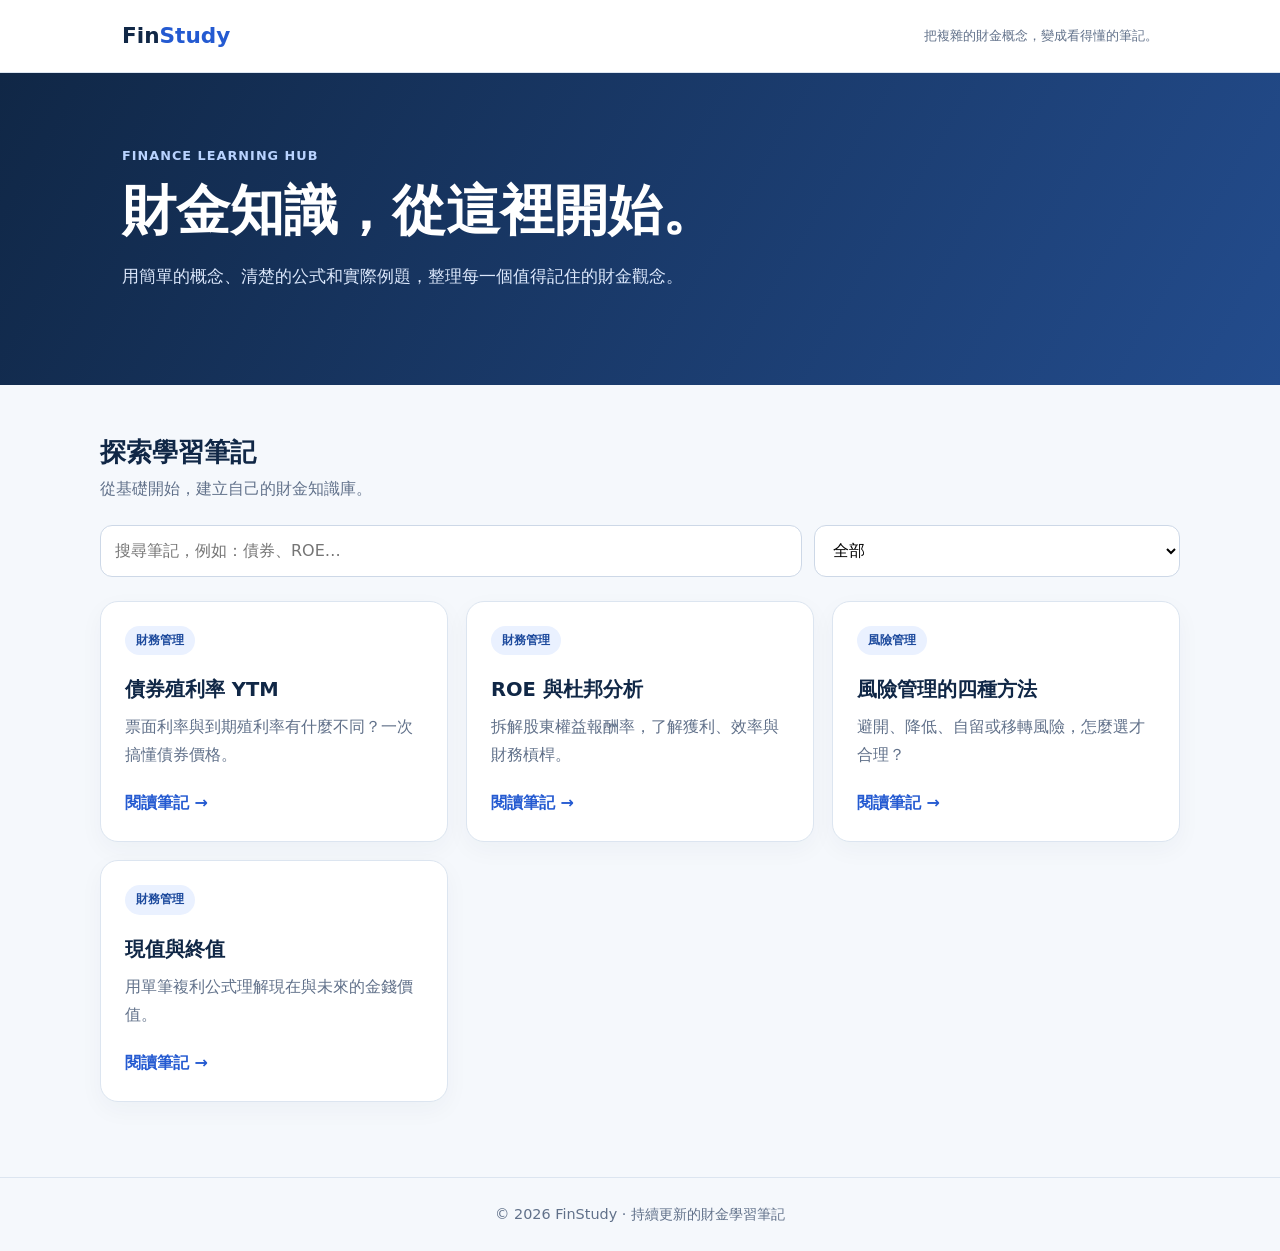
<file: index.html>
<!DOCTYPE html>
<html lang="zh-Hant">
<head>
<meta charset="UTF-8">
<meta name="viewport" content="width=device-width, initial-scale=1">
<title>FinStudy｜財金學習筆記</title>
<link rel="stylesheet" href="style.css">
</head>
<body>

<header class="topbar">
  <div class="container nav">
    <a class="logo" href="index.html">Fin<span>Study</span></a>
    <small>把複雜的財金概念，變成看得懂的筆記。</small>
  </div>
</header>

<section class="hero">
  <div class="container">
    <div class="eyebrow">FINANCE LEARNING HUB</div>
    <h1>財金知識，從這裡開始。</h1>
    <p>用簡單的概念、清楚的公式和實際例題，整理每一個值得記住的財金觀念。</p>
  </div>
</section>

<main class="container main">
  <div class="section-head">
    <div>
      <h2>探索學習筆記</h2>
      <p>從基礎開始，建立自己的財金知識庫。</p>
    </div>
  </div>

  <div class="tools">
    <input id="search" type="search" placeholder="搜尋筆記，例如：債券、ROE…">
    <select id="category">
      <option>全部</option>
      <option>財務管理</option>
      <option>風險管理</option>
      <option>保險學</option>
      <option>統計學</option>
    </select>
  </div>

  <div class="cards" id="cards">

    <article class="card" data-title="債券殖利率 YTM" data-category="財務管理">
      <span class="pill">財務管理</span>
      <h3>債券殖利率 YTM</h3>
      <p>票面利率與到期殖利率有什麼不同？一次搞懂債券價格。</p>
      <a href="bond-yield.html">閱讀筆記 →</a>
    </article>

    <article class="card" data-title="ROE 與杜邦分析" data-category="財務管理">
      <span class="pill">財務管理</span>
      <h3>ROE 與杜邦分析</h3>
      <p>拆解股東權益報酬率，了解獲利、效率與財務槓桿。</p>
      <a href="roe-analysis.html">閱讀筆記 →</a>
    </article>

    <article class="card" data-title="風險管理的四種方法" data-category="風險管理">
      <span class="pill">風險管理</span>
      <h3>風險管理的四種方法</h3>
      <p>避開、降低、自留或移轉風險，怎麼選才合理？</p>
      <a href="risk-management.html">閱讀筆記 →</a>
    </article>

    <article class="card" data-title="現值與終值 PV FV" data-category="財務管理">
      <span class="pill">財務管理</span>
      <h3>現值與終值</h3>
      <p>用單筆複利公式理解現在與未來的金錢價值。</p>
      <a href="present-future-value.html">閱讀筆記 →</a>
    </article>

  </div>

  <p class="empty" id="empty" hidden>
    找不到符合條件的筆記。
  </p>
</main>

<footer class="footer">
  <div class="container">
    © 2026 FinStudy · 持續更新的財金學習筆記
  </div>
</footer>

<script src="main.js" defer></script>
</body>
</html>
</file>
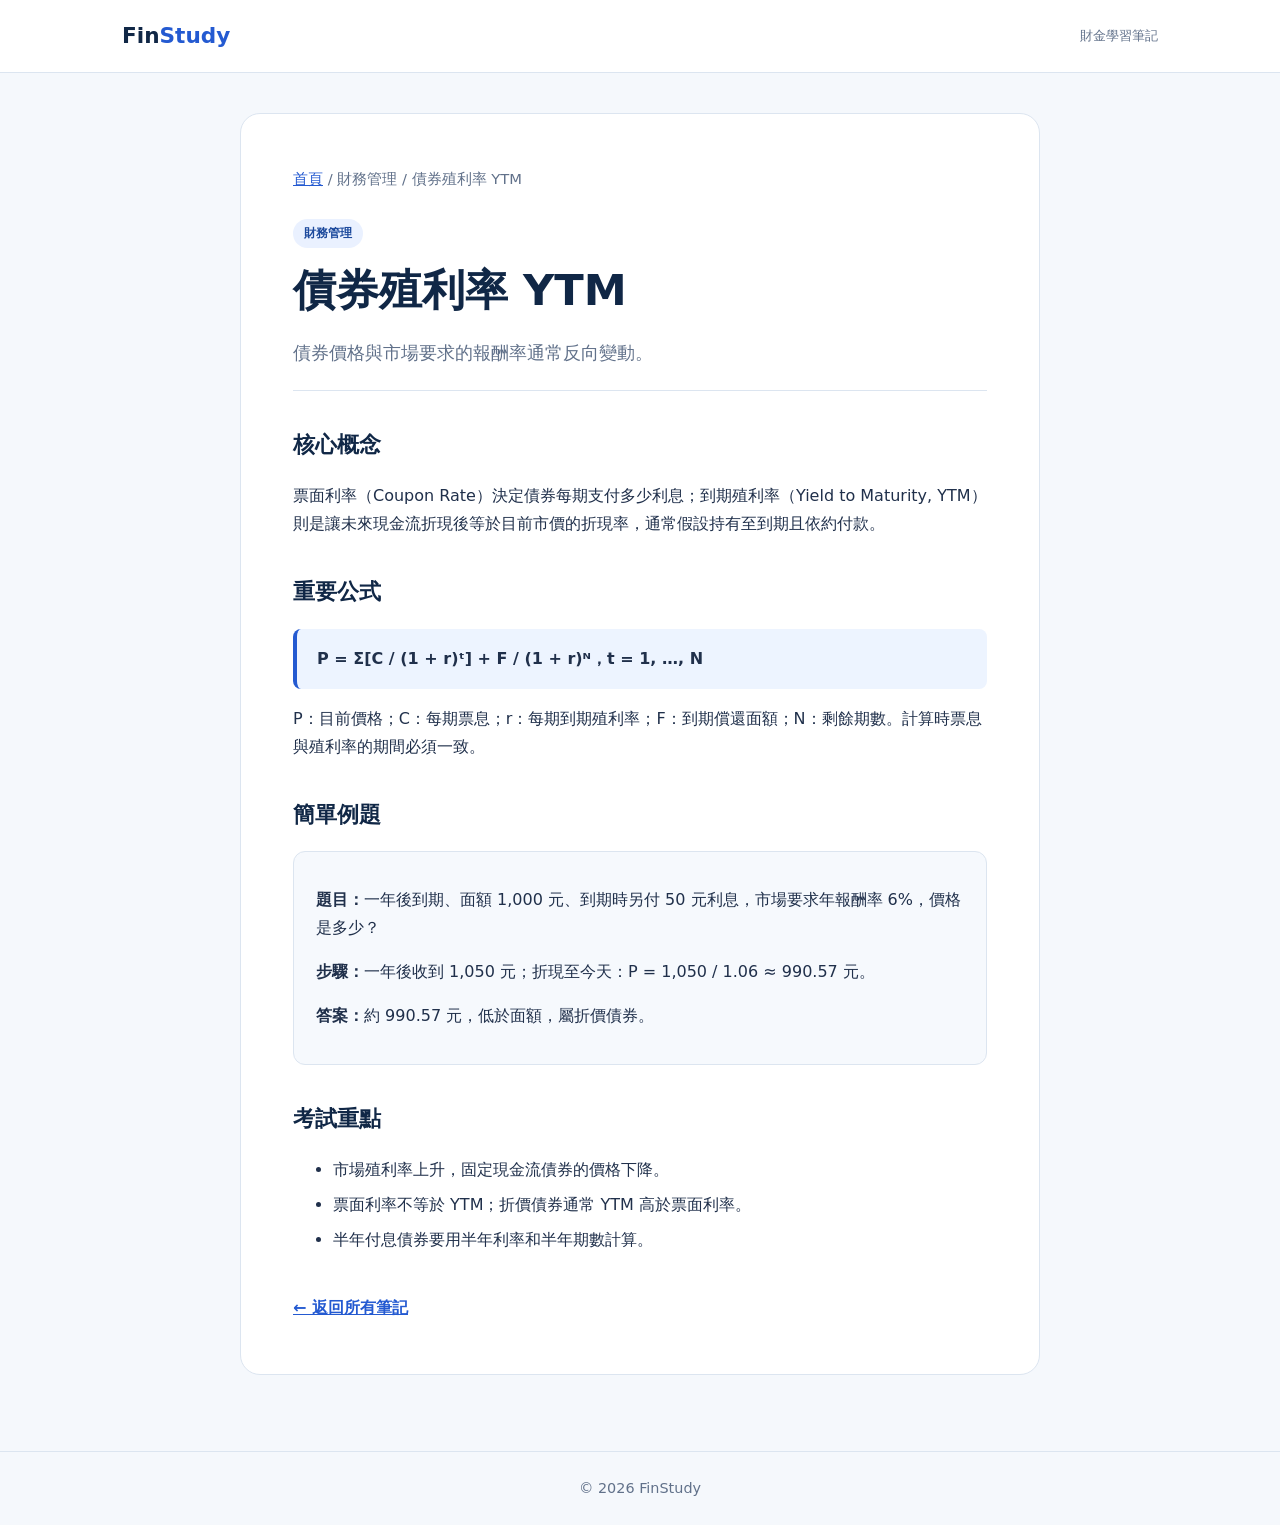
<file: bond-yield.html>
<!DOCTYPE html>
<html lang="zh-Hant">
<head>
<meta charset="UTF-8">
<meta name="viewport" content="width=device-width, initial-scale=1">
<title>債券殖利率 YTM｜FinStudy</title>
<link rel="stylesheet" href="style.css">
</head>
<body>
<header class="topbar">
  <div class="container nav">
    <a class="logo" href="/finance-study/">Fin<span>Study</span></a>
    <small>財金學習筆記</small>
  </div>
</header>

<main class="container">
<article class="note">
  <nav class="crumb">
    <a href="/finance-study/">首頁</a> / 財務管理 / 債券殖利率 YTM
  </nav>
  <span class="pill">財務管理</span>
  <h1>債券殖利率 YTM</h1>
  <p class="lead">債券價格與市場要求的報酬率通常反向變動。</p>

  <h2>核心概念</h2>
  <p>票面利率（Coupon Rate）決定債券每期支付多少利息；到期殖利率（Yield to Maturity, YTM）則是讓未來現金流折現後等於目前市價的折現率，通常假設持有至到期且依約付款。</p>

  <h2>重要公式</h2>
  <div class="formula">
    P = Σ[C / (1 + r)ᵗ] + F / (1 + r)ᴺ，t = 1, …, N
  </div>
  <p>P：目前價格；C：每期票息；r：每期到期殖利率；F：到期償還面額；N：剩餘期數。計算時票息與殖利率的期間必須一致。</p>

  <h2>簡單例題</h2>
  <div class="example">
    <p><strong>題目：</strong>一年後到期、面額 1,000 元、到期時另付 50 元利息，市場要求年報酬率 6%，價格是多少？</p>
    <p><strong>步驟：</strong>一年後收到 1,050 元；折現至今天：P = 1,050 / 1.06 ≈ 990.57 元。</p>
    <p><strong>答案：</strong>約 990.57 元，低於面額，屬折價債券。</p>
  </div>

  <h2>考試重點</h2>
  <ul>
    <li>市場殖利率上升，固定現金流債券的價格下降。</li>
    <li>票面利率不等於 YTM；折價債券通常 YTM 高於票面利率。</li>
    <li>半年付息債券要用半年利率和半年期數計算。</li>
  </ul>

  <a class="back" href="https://oliviahuang1101.github.io/finance-study/">← 返回所有筆記</a>
</article>
</main>

<footer class="footer">© 2026 FinStudy</footer>
<script src="main.js" defer></script>
</body>
</html>
</file>
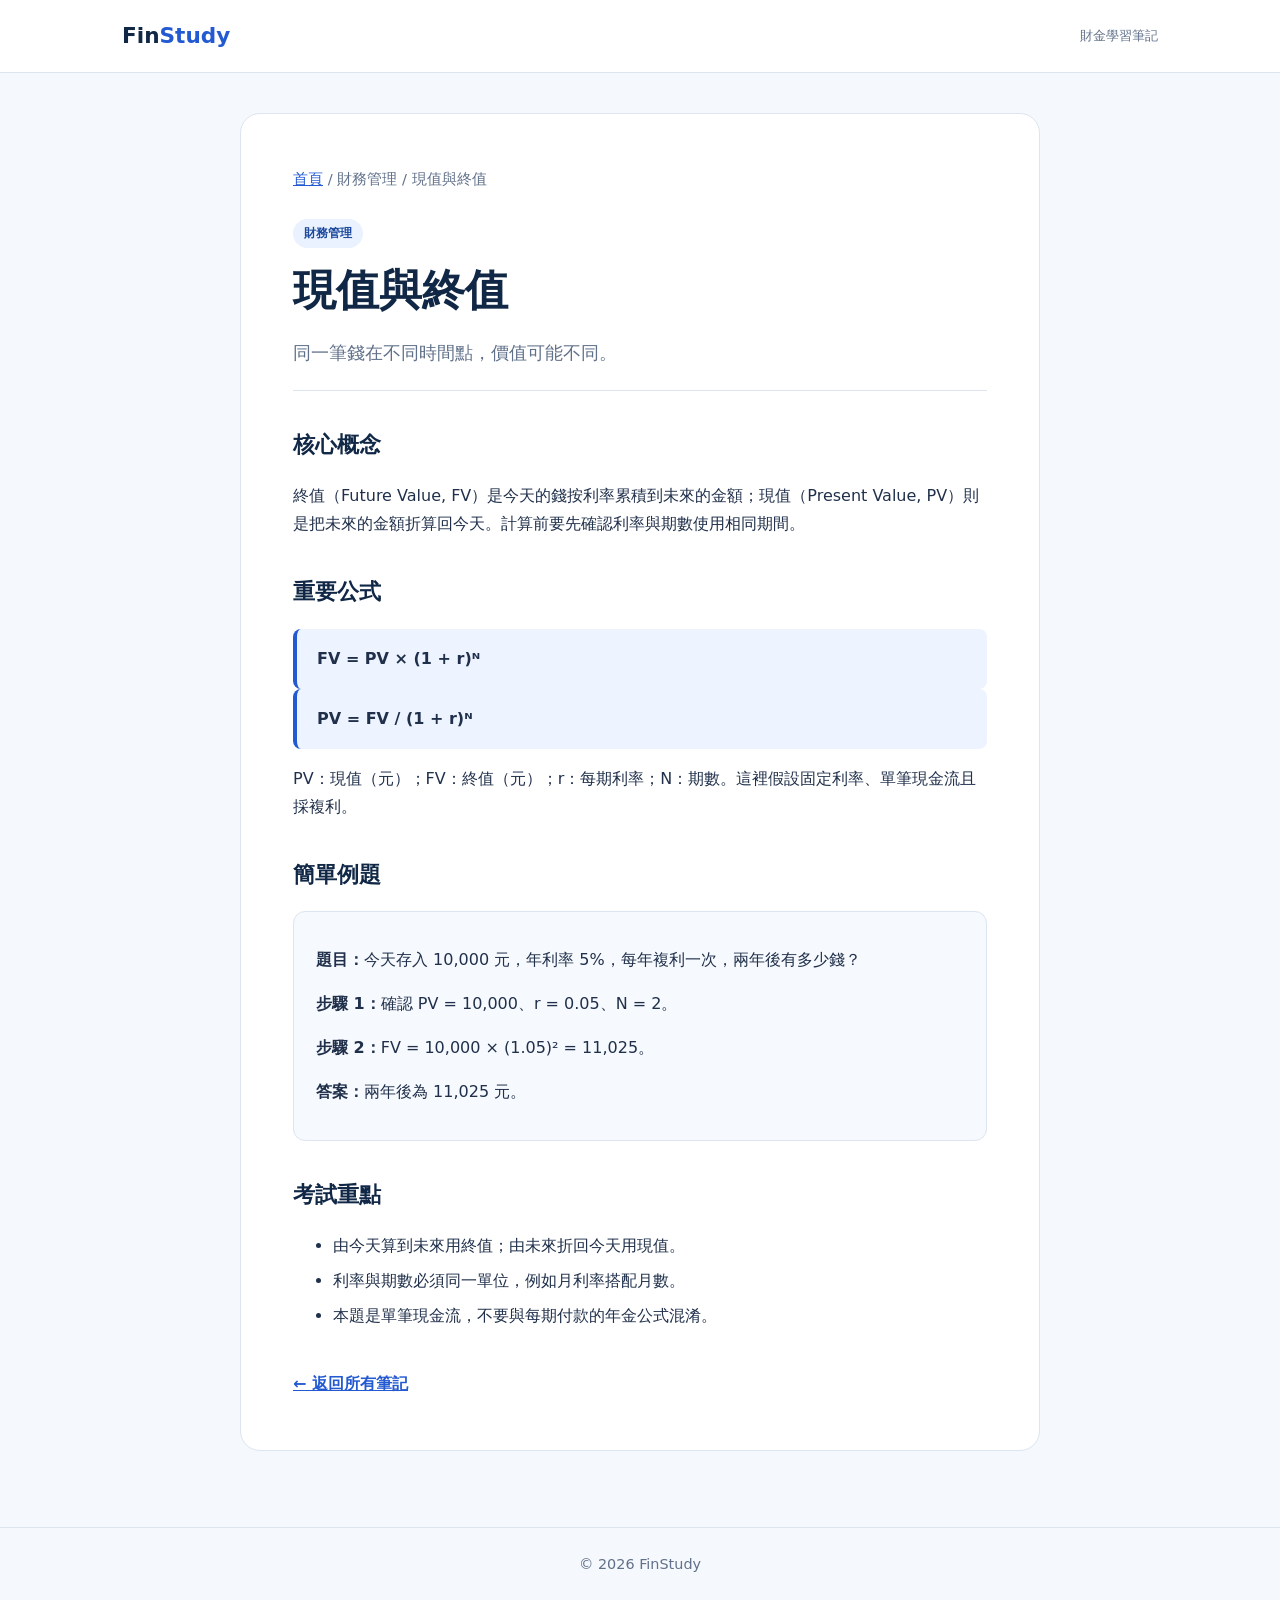
<file: present-future-value.html>
<!DOCTYPE html>
<html lang="zh-Hant">
<head>
<meta charset="UTF-8">
<meta name="viewport" content="width=device-width, initial-scale=1">
<title>現值與終值｜FinStudy</title>
<link rel="stylesheet" href="style.css">
</head>
<body>
<header class="topbar">
  <div class="container nav">
    <a class="logo" href="/finance-study/">Fin<span>Study</span></a>
    <small>財金學習筆記</small>
  </div>
</header>

<main class="container">
<article class="note">
  <nav class="crumb">
    <a href="/finance-study/">首頁</a> / 財務管理 / 現值與終值
  </nav>
  <span class="pill">財務管理</span>
  <h1>現值與終值</h1>
  <p class="lead">同一筆錢在不同時間點，價值可能不同。</p>

  <h2>核心概念</h2>
  <p>終值（Future Value, FV）是今天的錢按利率累積到未來的金額；現值（Present Value, PV）則是把未來的金額折算回今天。計算前要先確認利率與期數使用相同期間。</p>

  <h2>重要公式</h2>
  <div class="formula">
    FV = PV × (1 + r)ᴺ
  </div>
  <div class="formula">
    PV = FV / (1 + r)ᴺ
  </div>
  <p>PV：現值（元）；FV：終值（元）；r：每期利率；N：期數。這裡假設固定利率、單筆現金流且採複利。</p>

  <h2>簡單例題</h2>
  <div class="example">
    <p><strong>題目：</strong>今天存入 10,000 元，年利率 5%，每年複利一次，兩年後有多少錢？</p>
    <p><strong>步驟 1：</strong>確認 PV = 10,000、r = 0.05、N = 2。</p>
    <p><strong>步驟 2：</strong>FV = 10,000 × (1.05)² = 11,025。</p>
    <p><strong>答案：</strong>兩年後為 11,025 元。</p>
  </div>

  <h2>考試重點</h2>
  <ul>
    <li>由今天算到未來用終值；由未來折回今天用現值。</li>
    <li>利率與期數必須同一單位，例如月利率搭配月數。</li>
    <li>本題是單筆現金流，不要與每期付款的年金公式混淆。</li>
  </ul>

  <a class="back" href="https://oliviahuang1101.github.io/finance-study/">← 返回所有筆記</a>
</article>
</main>

<footer class="footer">© 2026 FinStudy</footer>
<script src="main.js" defer></script>
</body>
</html>
</file>
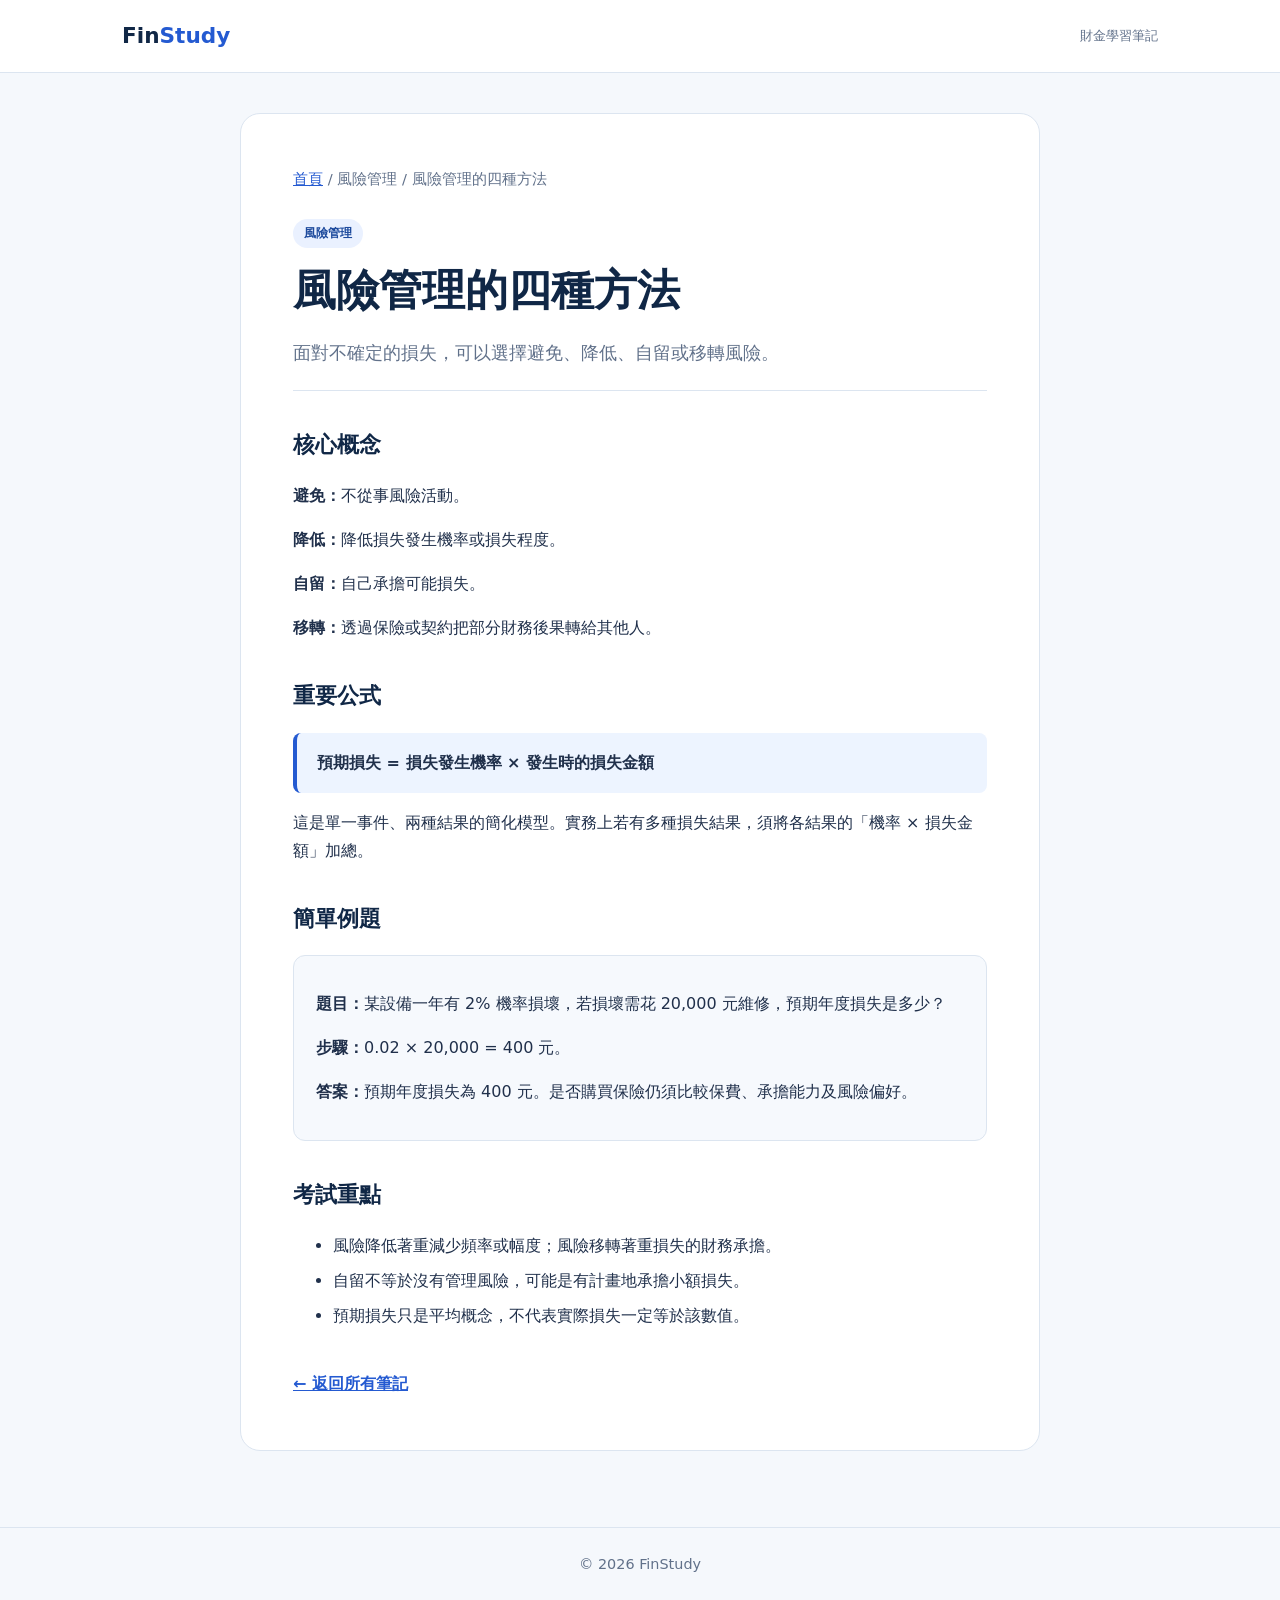
<file: risk-management.html>
<!DOCTYPE html>
<html lang="zh-Hant">
<head>
<meta charset="UTF-8">
<meta name="viewport" content="width=device-width, initial-scale=1">
<title>風險管理的四種方法｜FinStudy</title>
<link rel="stylesheet" href="style.css">
</head>
<body>
<header class="topbar">
  <div class="container nav">
    <a class="logo" href="/finance-study/">Fin<span>Study</span></a>
    <small>財金學習筆記</small>
  </div>
</header>

<main class="container">
<article class="note">
  <nav class="crumb">
    <a href="/finance-study/">首頁</a> / 風險管理 / 風險管理的四種方法
  </nav>
  <span class="pill">風險管理</span>
  <h1>風險管理的四種方法</h1>
  <p class="lead">面對不確定的損失，可以選擇避免、降低、自留或移轉風險。</p>

  <h2>核心概念</h2>
  <p><strong>避免：</strong>不從事風險活動。</p>
  <p><strong>降低：</strong>降低損失發生機率或損失程度。</p>
  <p><strong>自留：</strong>自己承擔可能損失。</p>
  <p><strong>移轉：</strong>透過保險或契約把部分財務後果轉給其他人。</p>

  <h2>重要公式</h2>
  <div class="formula">
    預期損失 = 損失發生機率 × 發生時的損失金額
  </div>
  <p>這是單一事件、兩種結果的簡化模型。實務上若有多種損失結果，須將各結果的「機率 × 損失金額」加總。</p>

  <h2>簡單例題</h2>
  <div class="example">
    <p><strong>題目：</strong>某設備一年有 2% 機率損壞，若損壞需花 20,000 元維修，預期年度損失是多少？</p>
    <p><strong>步驟：</strong>0.02 × 20,000 = 400 元。</p>
    <p><strong>答案：</strong>預期年度損失為 400 元。是否購買保險仍須比較保費、承擔能力及風險偏好。</p>
  </div>

  <h2>考試重點</h2>
  <ul>
    <li>風險降低著重減少頻率或幅度；風險移轉著重損失的財務承擔。</li>
    <li>自留不等於沒有管理風險，可能是有計畫地承擔小額損失。</li>
    <li>預期損失只是平均概念，不代表實際損失一定等於該數值。</li>
  </ul>

  <a class="back" href="https://oliviahuang1101.github.io/finance-study/">← 返回所有筆記</a>
</article>
</main>

<footer class="footer">© 2026 FinStudy</footer>
<script src="main.js" defer></script>
</body>
</html>
</file>
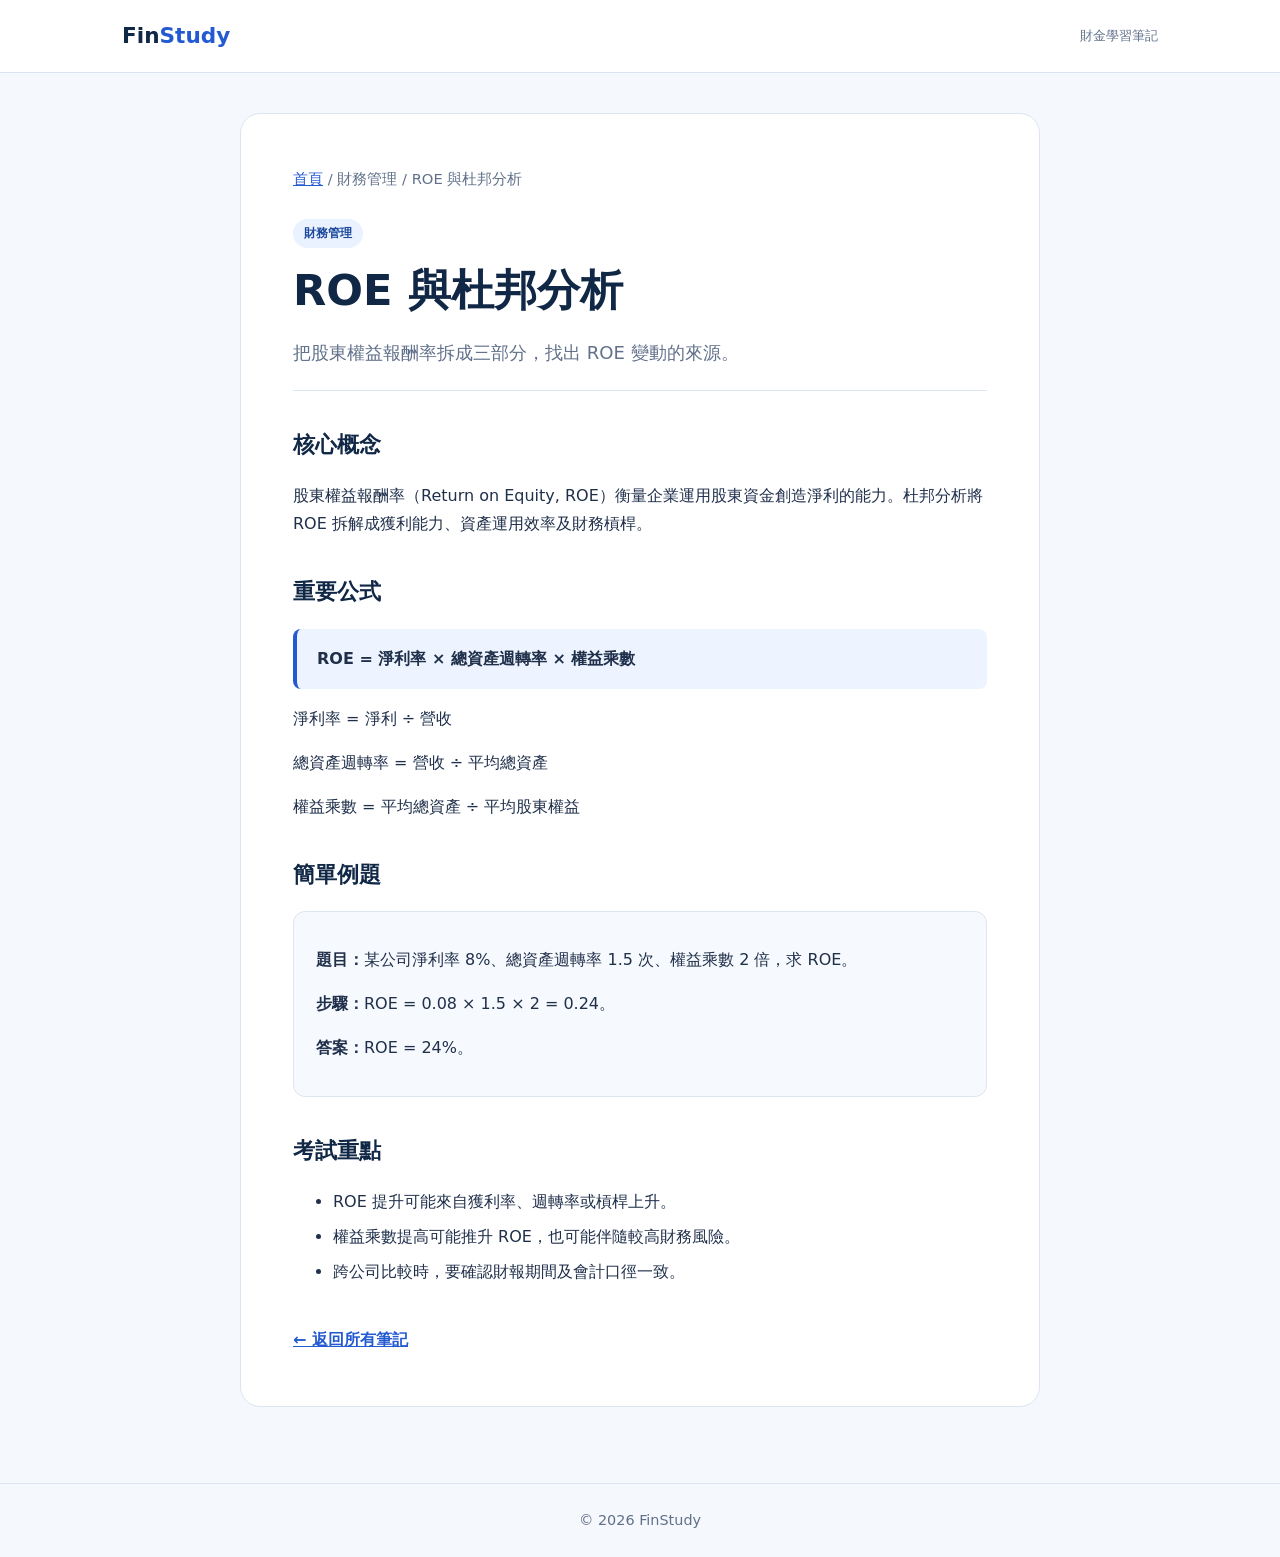
<file: roe-analysis.html>
<!DOCTYPE html>
<html lang="zh-Hant">
<head>
<meta charset="UTF-8">
<meta name="viewport" content="width=device-width, initial-scale=1">
<title>ROE 與杜邦分析｜FinStudy</title>
<link rel="stylesheet" href="style.css">
</head>
<body>
<header class="topbar">
  <div class="container nav">
    <a class="logo" href="/finance-study/">Fin<span>Study</span></a>
    <small>財金學習筆記</small>
  </div>
</header>

<main class="container">
<article class="note">
  <nav class="crumb">
    <a href="/finance-study/">首頁</a> / 財務管理 / ROE 與杜邦分析
  </nav>
  <span class="pill">財務管理</span>
  <h1>ROE 與杜邦分析</h1>
  <p class="lead">把股東權益報酬率拆成三部分，找出 ROE 變動的來源。</p>

  <h2>核心概念</h2>
  <p>股東權益報酬率（Return on Equity, ROE）衡量企業運用股東資金創造淨利的能力。杜邦分析將 ROE 拆解成獲利能力、資產運用效率及財務槓桿。</p>

  <h2>重要公式</h2>
  <div class="formula">
    ROE = 淨利率 × 總資產週轉率 × 權益乘數
  </div>
  <p>淨利率 = 淨利 ÷ 營收</p>
  <p>總資產週轉率 = 營收 ÷ 平均總資產</p>
  <p>權益乘數 = 平均總資產 ÷ 平均股東權益</p>

  <h2>簡單例題</h2>
  <div class="example">
    <p><strong>題目：</strong>某公司淨利率 8%、總資產週轉率 1.5 次、權益乘數 2 倍，求 ROE。</p>
    <p><strong>步驟：</strong>ROE = 0.08 × 1.5 × 2 = 0.24。</p>
    <p><strong>答案：</strong>ROE = 24%。</p>
  </div>

  <h2>考試重點</h2>
  <ul>
    <li>ROE 提升可能來自獲利率、週轉率或槓桿上升。</li>
    <li>權益乘數提高可能推升 ROE，也可能伴隨較高財務風險。</li>
    <li>跨公司比較時，要確認財報期間及會計口徑一致。</li>
  </ul>

  <a class="back" href="https://oliviahuang1101.github.io/finance-study/">← 返回所有筆記</a>
</article>
</main>

<footer class="footer">© 2026 FinStudy</footer>
<script src="main.js" defer></script>
</body>
</html>
</file>
<file: style.css>
:root{--navy:#102746;--blue:#245ad1;--ink:#20304b;--muted:#61718a;--bg:#f5f8fc;--line:#dce5f0;--white:#fff}*{box-sizing:border-box}html{scroll-behavior:smooth}body{margin:0;font-family:system-ui,-apple-system,"Noto Sans TC",sans-serif;color:var(--ink);background:var(--bg);line-height:1.75}a{color:var(--blue)}a:focus-visible,button:focus-visible,input:focus-visible,select:focus-visible{outline:3px solid #f3ae4e;outline-offset:3px}.container{max-width:1080px;margin:auto;padding:0 22px}.topbar{background:var(--white);border-bottom:1px solid var(--line)}.nav{min-height:72px;display:flex;align-items:center;justify-content:space-between;gap:16px}.logo{font-weight:850;font-size:1.35rem;color:var(--navy);text-decoration:none}.logo span{color:var(--blue)}.nav small{color:var(--muted)}.hero{background:linear-gradient(120deg,#102746,#234c8d);color:#fff;padding:72px 0 76px}.eyebrow{font-weight:700;letter-spacing:.08em;font-size:.8rem;color:#b9d3ff}.hero h1{font-size:clamp(2rem,5vw,3.35rem);line-height:1.2;margin:12px 0 18px}.hero p{max-width:660px;color:#dce8fc;font-size:1.07rem}.main{padding:45px 0 75px}.section-head{display:flex;justify-content:space-between;align-items:end;gap:20px;margin-bottom:18px}.section-head h2{margin:0;font-size:1.6rem;color:var(--navy)}.section-head p{margin:0;color:var(--muted)}.tools{display:flex;gap:12px;margin:22px 0 24px;flex-wrap:wrap}.tools input,.tools select{font:inherit;border:1px solid #cdd8e7;background:white;border-radius:12px;padding:11px 14px;min-height:48px}.tools input{flex:2;min-width:220px}.tools select{flex:1;min-width:170px}.cards{display:grid;grid-template-columns:repeat(3,minmax(0,1fr));gap:18px}.card{background:#fff;border:1px solid var(--line);border-radius:18px;padding:24px;box-shadow:0 8px 24px #11294a0a;display:flex;flex-direction:column}.pill{display:inline-block;width:fit-content;border-radius:100px;background:#eaf1ff;color:#1d4a9d;font-size:.77rem;font-weight:750;padding:4px 11px}.card h3{font-size:1.22rem;margin:18px 0 6px;color:var(--navy)}.card p{color:var(--muted);margin:0 0 20px;flex:1}.card a{font-weight:750;text-decoration:none}.card a:hover{text-decoration:underline}.empty{padding:22px;border:1px dashed #9eb1cd;border-radius:12px;color:var(--muted)}.note{max-width:800px;margin:40px auto 76px;background:#fff;border:1px solid var(--line);border-radius:20px;padding:clamp(22px,5vw,52px)}.crumb{font-size:.92rem;color:var(--muted);margin-bottom:26px}.note h1{font-size:clamp(1.9rem,4vw,2.7rem);line-height:1.3;color:var(--navy);margin:14px 0}.lead{font-size:1.13rem;color:var(--muted);border-bottom:1px solid var(--line);padding-bottom:22px}.note h2{font-size:1.35rem;color:var(--navy);margin-top:35px}.formula{background:#edf4ff;border-left:4px solid var(--blue);border-radius:8px;padding:16px 20px;overflow-wrap:anywhere;font-weight:700}.example{background:#f6f9fd;border:1px solid var(--line);border-radius:12px;padding:18px 22px}.note li{margin:7px 0}.back{display:inline-block;margin-top:24px;font-weight:750}.footer{border-top:1px solid var(--line);padding:24px 0;color:var(--muted);font-size:.9rem;text-align:center}@media(max-width:800px){.cards{grid-template-columns:repeat(2,minmax(0,1fr))}}@media(max-width:560px){.cards{grid-template-columns:1fr}.section-head{display:block}.hero{padding:54px 0}.nav small{display:none}.main{padding-top:32px}.note{margin:20px 12px 48px}.tools input,.tools select{width:100%}}
</file>
